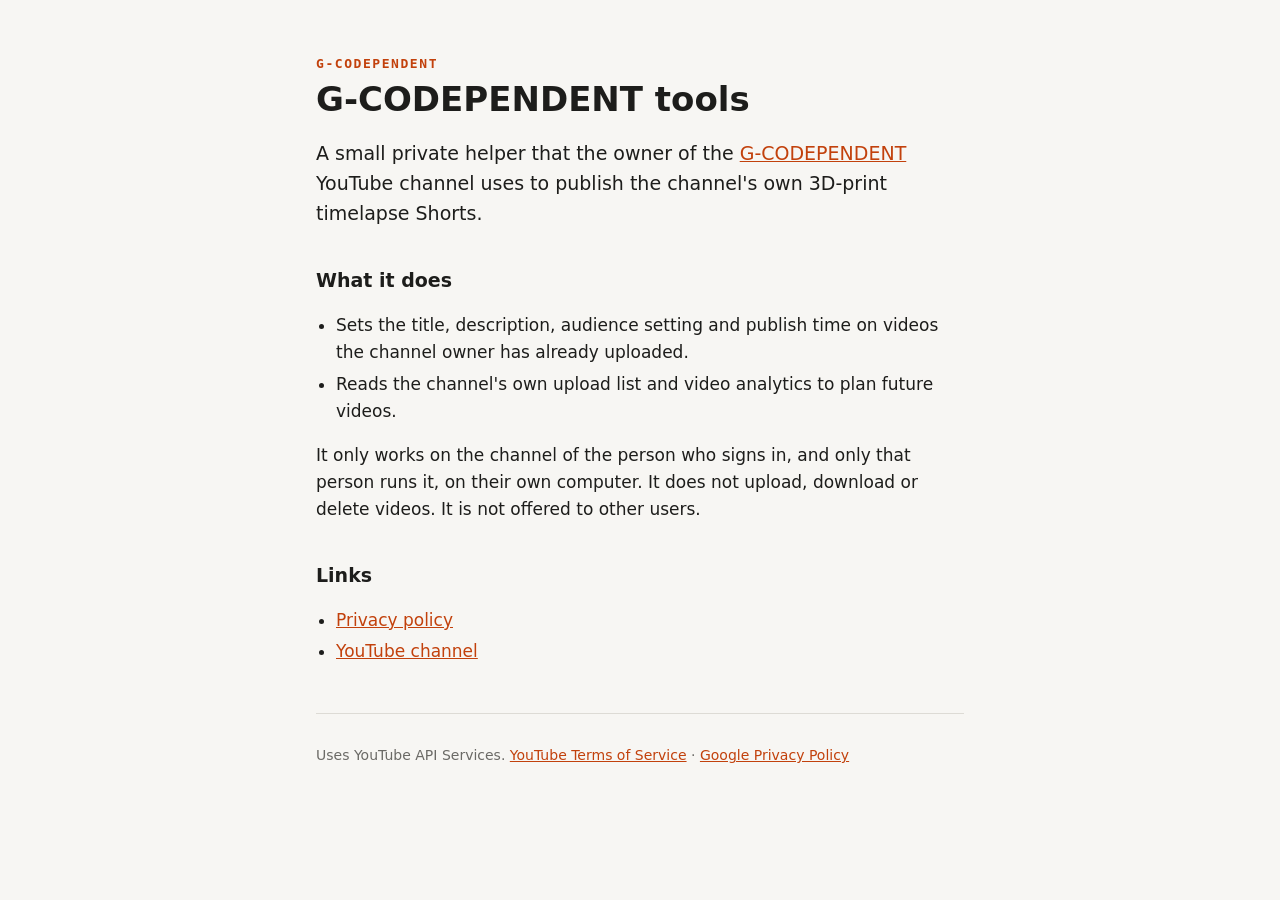
<file: index.html>
<!doctype html>
<html lang="en">
<head>
<meta charset="utf-8">
<meta name="viewport" content="width=device-width, initial-scale=1">
<title>G-CODEPENDENT tools</title>
<meta name="description" content="Private publishing helper for the G-CODEPENDENT YouTube channel.">
<link rel="stylesheet" href="style.css">
</head>
<body>
<main>
  <p class="eyebrow">G-CODEPENDENT</p>
  <h1>G-CODEPENDENT tools</h1>
  <p class="lead">A small private helper that the owner of the <a href="https://www.youtube.com/@gcodependent">G-CODEPENDENT</a> YouTube channel uses to publish the channel's own 3D-print timelapse Shorts.</p>

  <h2>What it does</h2>
  <ul>
    <li>Sets the title, description, audience setting and publish time on videos the channel owner has already uploaded.</li>
    <li>Reads the channel's own upload list and video analytics to plan future videos.</li>
  </ul>
  <p>It only works on the channel of the person who signs in, and only that person runs it, on their own computer. It does not upload, download or delete videos. It is not offered to other users.</p>

  <h2>Links</h2>
  <ul>
    <li><a href="privacy.html">Privacy policy</a></li>
    <li><a href="https://www.youtube.com/@gcodependent">YouTube channel</a></li>
  </ul>

  <footer>
    <p>Uses YouTube API Services. <a href="https://www.youtube.com/t/terms">YouTube Terms of Service</a> · <a href="https://policies.google.com/privacy">Google Privacy Policy</a></p>
  </footer>
</main>
</body>
</html>
</file>
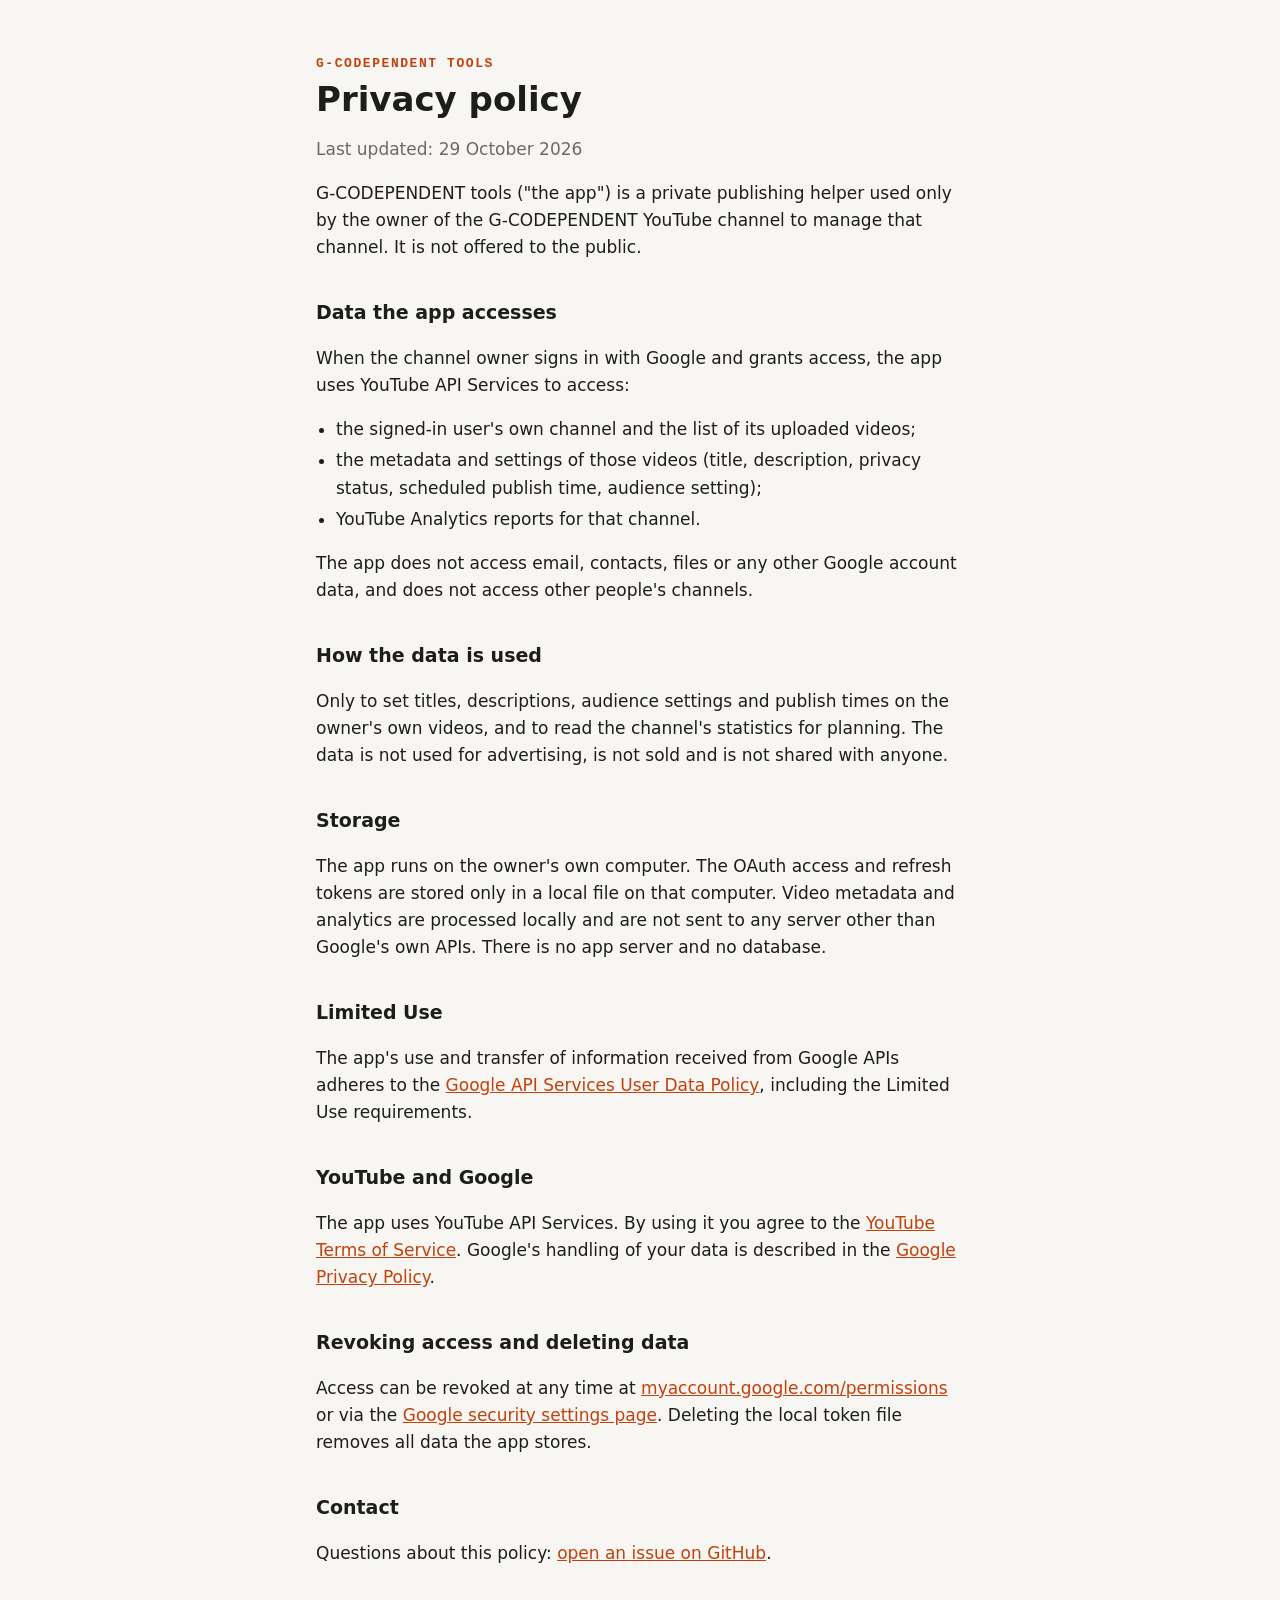
<file: privacy.html>
<!doctype html>
<html lang="en">
<head>
<meta charset="utf-8">
<meta name="viewport" content="width=device-width, initial-scale=1">
<title>Privacy policy — G-CODEPENDENT tools</title>
<meta name="description" content="How G-CODEPENDENT tools handles Google and YouTube data.">
<link rel="stylesheet" href="style.css">
</head>
<body>
<main>
  <p class="eyebrow"><a href="./">G-CODEPENDENT tools</a></p>
  <h1>Privacy policy</h1>
  <p class="muted">Last updated: 29 October 2026</p>

  <p>G-CODEPENDENT tools ("the app") is a private publishing helper used only by the owner of the G-CODEPENDENT YouTube channel to manage that channel. It is not offered to the public.</p>

  <h2>Data the app accesses</h2>
  <p>When the channel owner signs in with Google and grants access, the app uses YouTube API Services to access:</p>
  <ul>
    <li>the signed-in user's own channel and the list of its uploaded videos;</li>
    <li>the metadata and settings of those videos (title, description, privacy status, scheduled publish time, audience setting);</li>
    <li>YouTube Analytics reports for that channel.</li>
  </ul>
  <p>The app does not access email, contacts, files or any other Google account data, and does not access other people's channels.</p>

  <h2>How the data is used</h2>
  <p>Only to set titles, descriptions, audience settings and publish times on the owner's own videos, and to read the channel's statistics for planning. The data is not used for advertising, is not sold and is not shared with anyone.</p>

  <h2>Storage</h2>
  <p>The app runs on the owner's own computer. The OAuth access and refresh tokens are stored only in a local file on that computer. Video metadata and analytics are processed locally and are not sent to any server other than Google's own APIs. There is no app server and no database.</p>

  <h2>Limited Use</h2>
  <p>The app's use and transfer of information received from Google APIs adheres to the <a href="https://developers.google.com/terms/api-services-user-data-policy">Google API Services User Data Policy</a>, including the Limited Use requirements.</p>

  <h2>YouTube and Google</h2>
  <p>The app uses YouTube API Services. By using it you agree to the <a href="https://www.youtube.com/t/terms">YouTube Terms of Service</a>. Google's handling of your data is described in the <a href="https://policies.google.com/privacy">Google Privacy Policy</a>.</p>

  <h2>Revoking access and deleting data</h2>
  <p>Access can be revoked at any time at <a href="https://myaccount.google.com/permissions">myaccount.google.com/permissions</a> or via the <a href="https://security.google.com/settings/security/permissions">Google security settings page</a>. Deleting the local token file removes all data the app stores.</p>

  <h2>Contact</h2>
  <p>Questions about this policy: <a href="https://github.com/evan-sidman/g-codependent/issues">open an issue on GitHub</a>.</p>
</main>
</body>
</html>
</file>
<file: style.css>
:root {
  --bg: #f7f6f3;
  --fg: #1d1d1b;
  --muted: #6b6a66;
  --accent: #c2410c;
  --rule: #dddbd5;
}
@media (prefers-color-scheme: dark) {
  :root {
    --bg: #161615;
    --fg: #ecebe7;
    --muted: #9a988f;
    --accent: #fb923c;
    --rule: #33322f;
  }
}
* { box-sizing: border-box; }
body {
  margin: 0;
  background: var(--bg);
  color: var(--fg);
  font: 17px/1.6 system-ui, -apple-system, "Segoe UI", Roboto, sans-serif;
}
main { max-width: 680px; margin: 0 auto; padding: 56px 16px 72px; }
.eyebrow { margin: 0 0 8px; font: 600 13px/1.2 ui-monospace, "Cascadia Mono", Consolas, monospace; letter-spacing: .12em; text-transform: uppercase; color: var(--accent); }
.eyebrow a { color: inherit; text-decoration: none; }
h1 { margin: 0 0 16px; font-size: 34px; line-height: 1.15; }
h2 { margin: 36px 0 8px; font-size: 19px; }
.lead { font-size: 19px; }
.muted { color: var(--muted); }
a { color: var(--accent); }
ul { padding-left: 20px; }
li + li { margin-top: 4px; }
footer { margin-top: 48px; padding-top: 16px; border-top: 1px solid var(--rule); color: var(--muted); font-size: 14px; }
</file>
